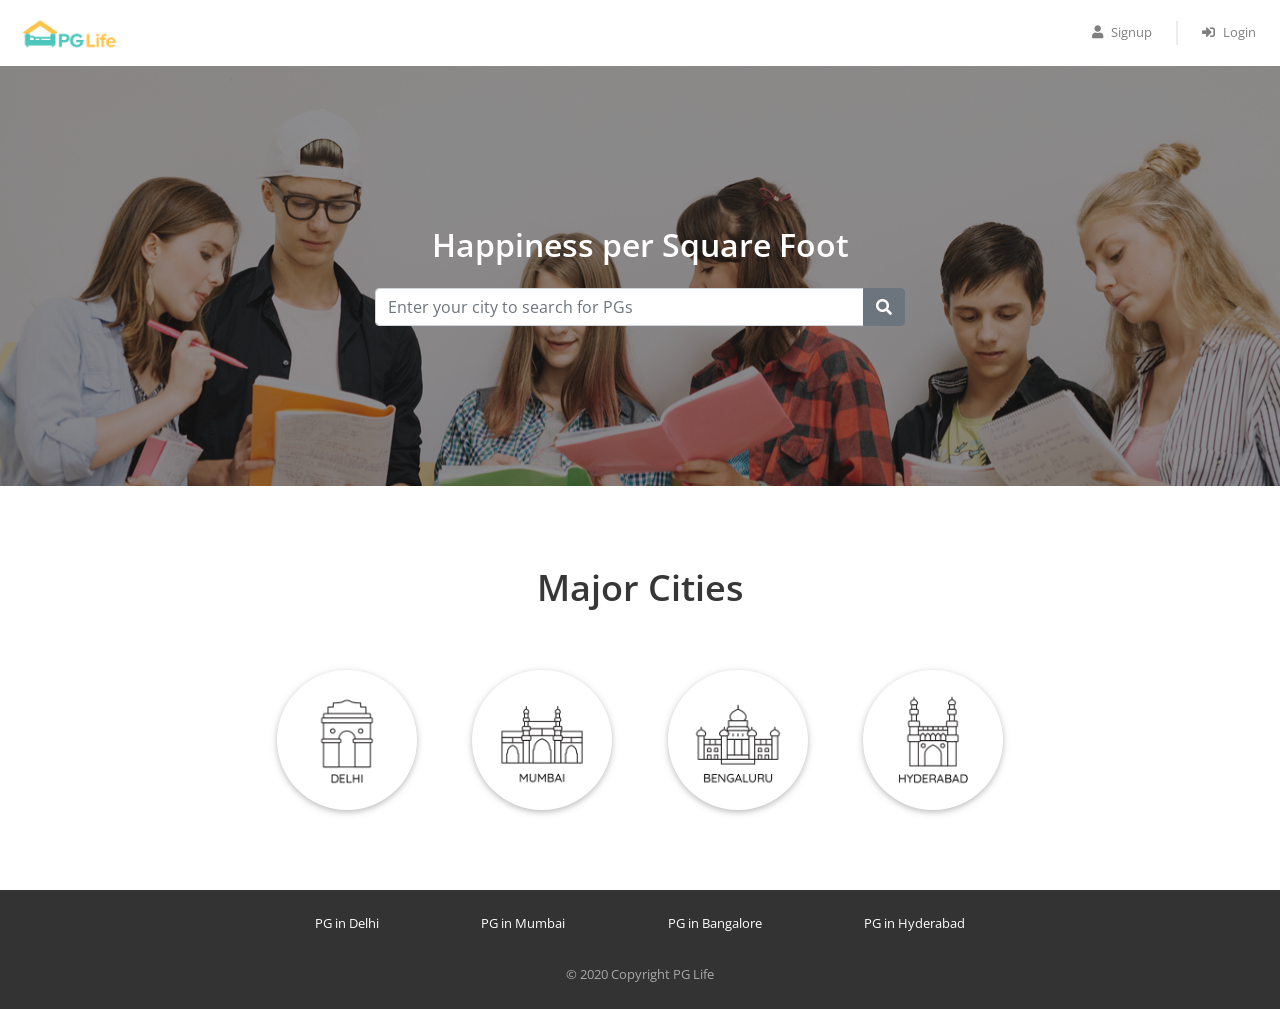
<file: index.html>
<!DOCTYPE html>
<html lang="en">

<head>
    <meta name="viewport" content="width=device-width, initial-scale=1">
    <title>Welcome | PG Life</title>

    <link href="css/bootstrap.min.css" rel="stylesheet" />
    <link href="https://use.fontawesome.com/releases/v5.11.2/css/all.css" rel="stylesheet" />
    <link href="https://fonts.googleapis.com/css2?family=Open+Sans:ital,wght@0,300;0,400;0,600;0,700;0,800;1,300;1,400;1,600;1,700;1,800&display=swap" rel="stylesheet" />
    <link href="css/common.css" rel="stylesheet" />
    <link href="css/home.css" rel="stylesheet" />
</head>

<body>
    <div class="header sticky-top">
        <nav class="navbar navbar-expand-md navbar-light">
            <a class="navbar-brand" href="index.html">
                <img src="img/logo.png" />
            </a>
            <button class="navbar-toggler" type="button" data-toggle="collapse" data-target="#my-navbar">
                <span class="navbar-toggler-icon"></span>
            </button>

            <div class="collapse navbar-collapse justify-content-end" id="my-navbar">
                <ul class="navbar-nav">
                    <li class="nav-item">
                        <a class="nav-link" href="#" data-toggle="modal" data-target="#signup-modal">
                            <i class="fas fa-user"></i>Signup
                        </a>
                    </li>
                    <div class="nav-vl"></div>
                    <li class="nav-item">
                        <a class="nav-link" href="#" data-toggle="modal" data-target="#login-modal">
                            <i class="fas fa-sign-in-alt"></i>Login
                        </a>
                    </li>
                </ul>
            </div>
        </nav>
    </div>

    <div id="loading">
    </div>

    <div class="banner-container">
        <h2 class="white pb-3">Happiness per Square Foot</h2>

        <form id="search-form">
            <div class="input-group city-search">
                <input type="text" class="form-control input-city" id='city' name='city' placeholder="Enter your city to search for PGs" />
                <div class="input-group-append">
                    <button type="submit" class="btn btn-secondary">
                        <i class="fa fa-search"></i>
                    </button>
                </div>
            </div>
        </form>
    </div>

    <div class="page-container">
        <h1 class="city-heading">
            Major Cities
        </h1>
        <div class="row">
            <div class="city-card-container col-md">
                <a href="property_list.html">
                    <div class="city-card rounded-circle">
                        <img src="img/delhi.png" class="city-img" />
                    </div>
                </a>
            </div>

            <div class="city-card-container col-md">
                <a href="property_list.html">
                    <div class="city-card rounded-circle">
                        <img src="img/mumbai.png" class="city-img" />
                    </div>
                </a>
            </div>

            <div class="city-card-container col-md">
                <a href="property_list.html">
                    <div class="city-card rounded-circle">
                        <img src="img/bangalore.png" class="city-img" />
                    </div>
                </a>
            </div>

            <div class="city-card-container col-md">
                <a href="property_list.html">
                    <div class="city-card rounded-circle">
                        <img src="img/hyderabad.png" class="city-img" />
                    </div>
                </a>
            </div>
        </div>
    </div>

    <div class="modal fade" id="signup-modal" tabindex="-1" role="dialog" aria-labelledby="signup-heading" aria-hidden="true">
        <div class="modal-dialog" role="document">
            <div class="modal-content">
                <div class="modal-header">
                    <h5 class="modal-title" id="signup-heading">Signup with PGLife</h5>
                    <button type="button" class="close" data-dismiss="modal" aria-label="Close">
                        <span aria-hidden="true">&times;</span>
                    </button>
                </div>

                <div class="modal-body">
                    <form id="signup-form" class="form" role="form">
                        <div class="input-group form-group">
                            <div class="input-group-prepend">
                                <span class="input-group-text">
                                    <i class="fas fa-user"></i>
                                </span>
                            </div>
                            <input type="text" class="form-control" name="full_name" placeholder="Full Name" maxlength="30" required>
                        </div>

                        <div class="input-group form-group">
                            <div class="input-group-prepend">
                                <span class="input-group-text">
                                    <i class="fas fa-phone-alt"></i>
                                </span>
                            </div>
                            <input type="text" class="form-control" name="phone" placeholder="Phone Number" maxlength="10" minlength="10" required>
                        </div>

                        <div class="input-group form-group">
                            <div class="input-group-prepend">
                                <span class="input-group-text">
                                    <i class="fas fa-envelope"></i>
                                </span>
                            </div>
                            <input type="email" class="form-control" name="email" placeholder="Email" required>
                        </div>

                        <div class="input-group form-group">
                            <div class="input-group-prepend">
                                <span class="input-group-text">
                                    <i class="fas fa-lock"></i>
                                </span>
                            </div>
                            <input type="password" class="form-control" name="password" placeholder="Password" minlength="6" required>
                        </div>

                        <div class="input-group form-group">
                            <div class="input-group-prepend">
                                <span class="input-group-text">
                                    <i class="fas fa-university"></i>
                                </span>
                            </div>
                            <input type="text" class="form-control" name="college_name" placeholder="College Name" maxlength="150" required>
                        </div>

                        <div class="form-group">
                            <span>I'm a</span>
                            <input type="radio" class="ml-3" id="gender-male" name="gender" value="male" /> Male
                            <label for="gender-male">
                            </label>
                            <input type="radio" class="ml-3" id="gender-female" name="gender" value="female" />
                            <label for="gender-female">
                                Female
                            </label>
                        </div>

                        <div class="form-group">
                            <button type="submit" class="btn btn-block btn-primary">Create Account</button>
                        </div>
                    </form>
                </div>

                <div class="modal-footer">
                    <span>Already have an account?
                        <a href="#" data-dismiss="modal" data-toggle="modal" data-target="#login-modal">Login</a>
                    </span>
                </div>
            </div>
        </div>
    </div>

    <div class="modal fade" id="login-modal" tabindex="-1" role="dialog" aria-labelledby="login-heading" aria-hidden="true">
        <div class="modal-dialog modal-dialog-centered" role="document">
            <div class="modal-content">
                <div class="modal-header">
                    <h5 class="modal-title" id="login-heading">Login with PGLife</h5>
                    <button type="button" class="close" data-dismiss="modal" aria-label="Close">
                        <span aria-hidden="true">&times;</span>
                    </button>
                </div>

                <div class="modal-body">
                    <form id="login-form" class="form" role="form">
                        <div class="input-group form-group">
                            <div class="input-group-prepend">
                                <span class="input-group-text">
                                    <i class="fas fa-user"></i>
                                </span>
                            </div>
                            <input type="email" class="form-control" name="email" placeholder="Email" required>
                        </div>

                        <div class="input-group form-group">
                            <div class="input-group-prepend">
                                <span class="input-group-text">
                                    <i class="fas fa-lock"></i>
                                </span>
                            </div>
                            <input type="password" class="form-control" name="password" placeholder="Password" minlength="6" required>
                        </div>

                        <div class="form-group">
                            <button type="submit" class="btn btn-block btn-primary">Login</button>
                        </div>
                    </form>
                </div>

                <div class="modal-footer">
                    <span>
                        <a href="#" data-dismiss="modal" data-toggle="modal" data-target="#signup-modal">Click here</a>
                        to register a new account
                    </span>
                </div>
            </div>
        </div>
    </div>

    <div class="footer">
        <div class="page-container footer-container">
            <div class="footer-cities">
                <div class="footer-city">
                    <a href="property_list.html">PG in Delhi</a>
                </div>
                <div class="footer-city">
                    <a href="property_list.html">PG in Mumbai</a>
                </div>
                <div class="footer-city">
                    <a href="property_list.html">PG in Bangalore</a>
                </div>
                <div class="footer-city">
                    <a href="property_list.html">PG in Hyderabad</a>
                </div>
            </div>
            <div class="footer-copyright">© 2020 Copyright PG Life </div>
        </div>
    </div>

    <script type="text/javascript" src="js/jquery.js"></script>
    <script type="text/javascript" src="js/bootstrap.min.js"></script>
</body>

</html>
</file>
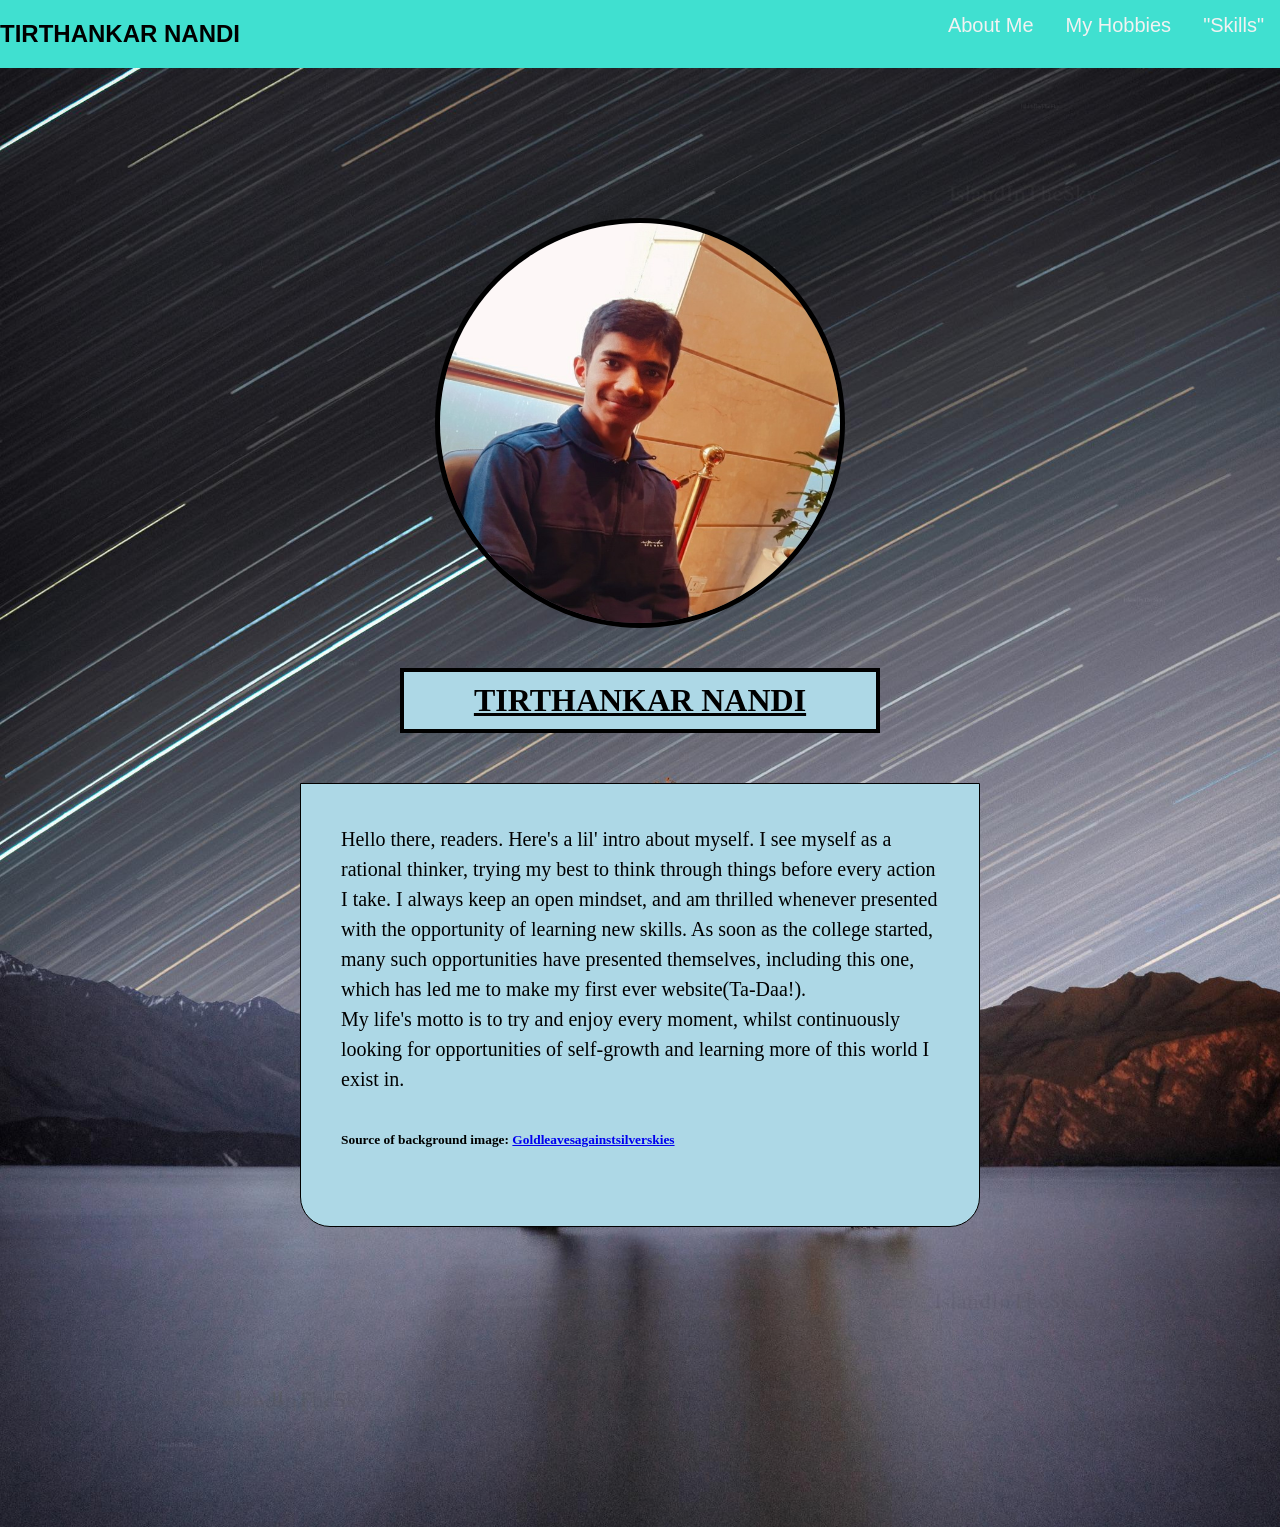
<file: Portfolio(c) - Copy/index.html>
<!doctype html>
<html>
<head>
</head>
<meta name="viewport" content="width=device-width, initial-scale=1">
 <link rel="stylesheet" href="Styles.css">

<BODY>
<div class="topnav">
  <a href="Skills(c).html">"Skills"</a>
  <a href="My Hobbies(c).html">My Hobbies</a>
  <a class="active" href="index.html">About Me</a>
  <h2>TIRTHANKAR NANDI</h2>
</div>




<img src="Me1.jpg"  alt="Me">



<h1> <p id="n1"><u>TIRTHANKAR NANDI</u></p></h1>

<div id="div1"><span><div class="e">Hello there, readers. Here's a lil' intro about myself. I see myself as a rational thinker, trying my best to think through things before every action I take.  
I always keep an open mindset, and am thrilled whenever presented with the opportunity of learning new skills. As soon as the college started, many such
 opportunities have presented themselves, including this one, which has led me 
to make my first ever website(Ta-Daa!). <br>My life's motto is to try and enjoy every moment, whilst continuously looking for opportunities of self-growth and learning more of this world I exist in.<br>
<h6><p>Source of background image: <a href="https://www.reddit.com/r/EarthPorn/comments/l0s9bx/skies_of_silver_leaves_of_gold_wanaka_tree_lake/" target="_self">Goldleavesagainstsilverskies</a> </p></h6>


</div>
</span></div>





















</BODY>
</html>
</file>
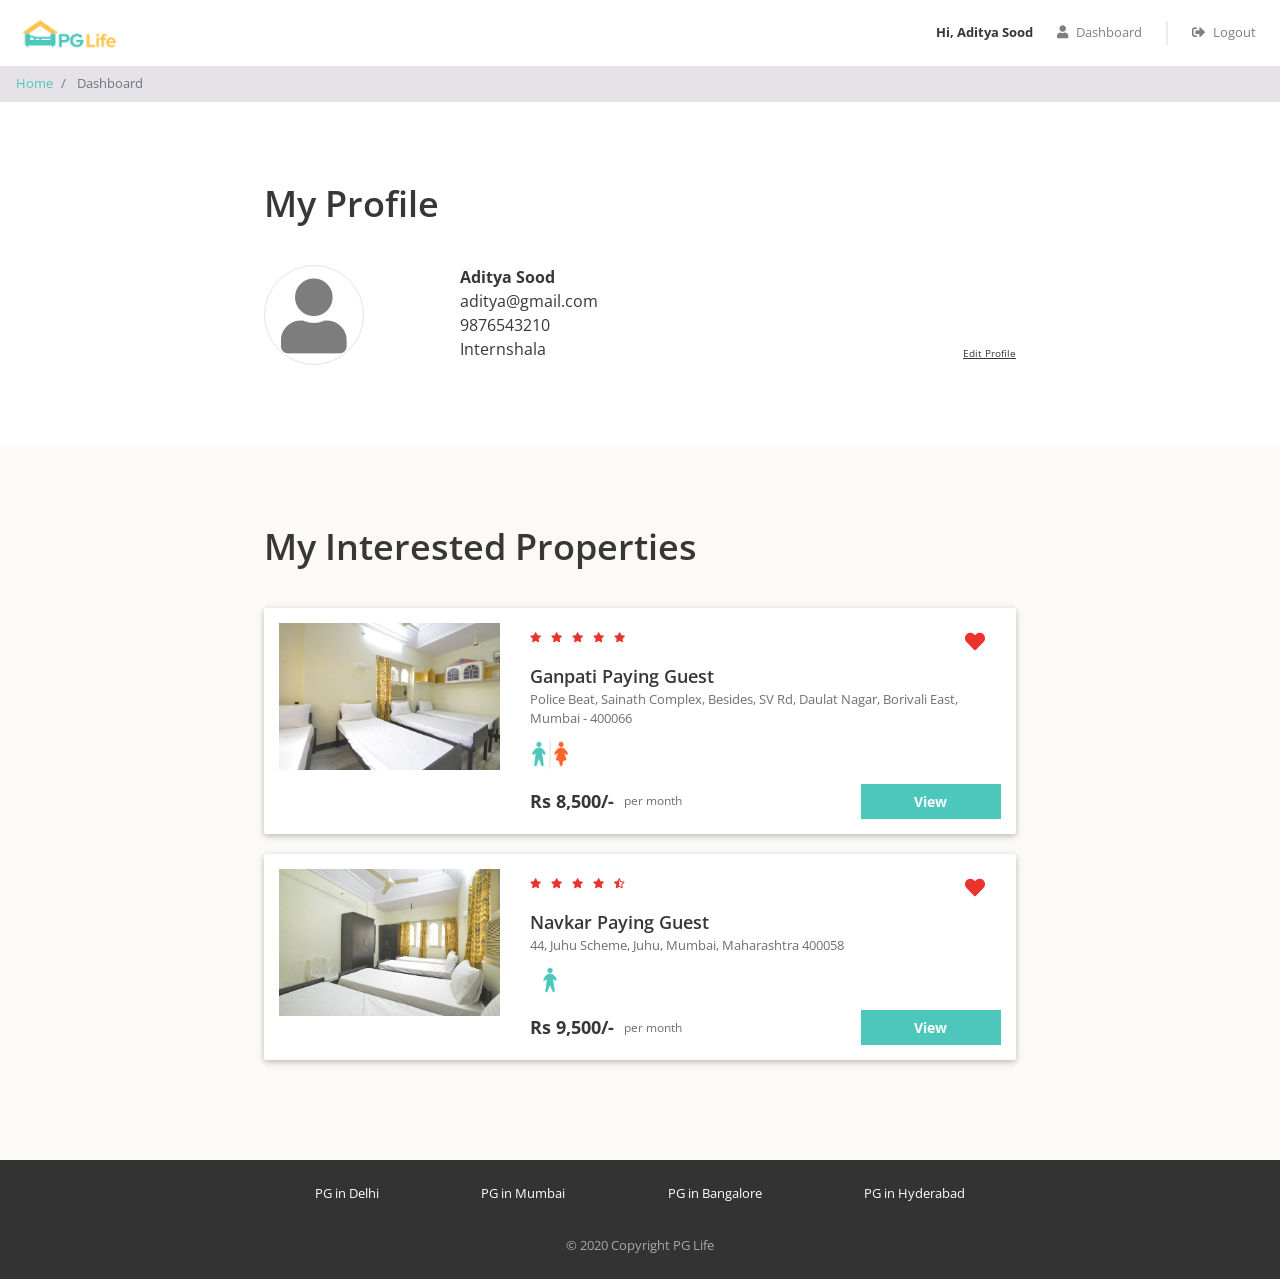
<file: dashboard.html>
<!DOCTYPE html>
<html lang="en">

<head>
    <meta name="viewport" content="width=device-width, initial-scale=1">
    <title>Dashboard | PG Life</title>

    <link href="css/bootstrap.min.css" rel="stylesheet" />
    <link href="https://use.fontawesome.com/releases/v5.11.2/css/all.css" rel="stylesheet" />
    <link href="https://fonts.googleapis.com/css2?family=Open+Sans:ital,wght@0,300;0,400;0,600;0,700;0,800;1,300;1,400;1,600;1,700;1,800&display=swap" rel="stylesheet" />
    <link href="css/common.css" rel="stylesheet" />
    <link href="css/dashboard.css" rel="stylesheet" />
</head>

<body>
<div class="header sticky-top">
        <nav class="navbar navbar-expand-md navbar-light">
            <a class="navbar-brand" href="index.html">
                <img src="img/logo.png" />
            </a>
            <button class="navbar-toggler" type="button" data-toggle="collapse" data-target="#my-navbar">
                <span class="navbar-toggler-icon"></span>
            </button>

            <div class="collapse navbar-collapse justify-content-end" id="my-navbar">
                <ul class="navbar-nav">
                    <div class='nav-name'>
                        Hi, Aditya Sood
                    </div>
                    <li class="nav-item">
                        <a class="nav-link" href="dashboard.html">
                            <i class="fas fa-user"></i>Dashboard
                        </a>
                    </li>
                    <div class="nav-vl"></div>
                    <li class="nav-item">
                        <a class="nav-link" href="#">
                            <i class="fas fa-sign-out-alt"></i>Logout
                        </a>
                    </li>
                </ul>
            </div>
        </nav>
    </div>

    <div id="loading">
    </div>

    <nav aria-label="breadcrumb">
        <ol class="breadcrumb py-2">
            <li class="breadcrumb-item">
                <a href="index.html">Home</a>
            </li>
            <li class="breadcrumb-item active" aria-current="page">
                Dashboard
            </li>
        </ol>
    </nav>

    <div class="my-profile page-container">
        <h1>My Profile</h1>
        <div class="row">
            <div class="col-md-3 profile-img-container">
                <i class="fas fa-user profile-img"></i>
            </div>
            <div class="col-md-9">
                <div class="row no-gutters justify-content-between align-items-end">
                    <div class="profile">
                        <div class="name">Aditya Sood</div>
                        <div class="email">aditya@gmail.com</div>
                        <div class="phone">9876543210</div>
                        <div class="college">Internshala</div>
                    </div>
                    <div class="edit">
                        <div class="edit-profile">Edit Profile</div>
                    </div>
                </div>
            </div>
        </div>
    </div>

    <div class="my-interested-properties">
        <div class="page-container">
            <h1>My Interested Properties</h1>

            <div class="property-card property-id-1 row">
                <div class="image-container col-md-4">
                    <img src="img/properties/1/eace7b9114fd6046.jpg" />
                </div>
                <div class="content-container col-md-8">
                    <div class="row no-gutters justify-content-between">
                        <div class="star-container" title="4.8">
                            <i class="fas fa-star"></i>
                            <i class="fas fa-star"></i>
                            <i class="fas fa-star"></i>
                            <i class="fas fa-star"></i>
                            <i class="fas fa-star"></i>
                        </div>
                        <div class="interested-container">
                            <i class="is-interested-image fas fa-heart" property_id="1"></i>
                        </div>
                    </div>
                    <div class="detail-container">
                        <div class="property-name">Ganpati Paying Guest</div>
                        <div class="property-address">Police Beat, Sainath Complex, Besides, SV Rd, Daulat Nagar, Borivali East, Mumbai - 400066</div>
                        <div class="property-gender">
                            <img src="img/unisex.png">
                        </div>
                    </div>
                    <div class="row no-gutters">
                        <div class="rent-container col-6">
                            <div class="rent">Rs 8,500/-</div>
                            <div class="rent-unit">per month</div>
                        </div>
                        <div class="button-container col-6">
                            <a href="property_detail.html" class="btn btn-primary">View</a>
                        </div>
                    </div>
                </div>
            </div>

            <div class="property-card property-id-2 row">
                <div class="image-container col-md-4">
                    <img src="img/properties/1/1d4f0757fdb86d5f.jpg" />
                </div>
                <div class="content-container col-md-8">
                    <div class="row no-gutters justify-content-between">
                        <div class="star-container" title="4.5">
                            <i class="fas fa-star"></i>
                            <i class="fas fa-star"></i>
                            <i class="fas fa-star"></i>
                            <i class="fas fa-star"></i>
                            <i class="fas fa-star-half-alt"></i>
                        </div>
                        <div class="interested-container">
                            <i class="is-interested-image fas fa-heart" property_id="2"></i>
                        </div>
                    </div>
                    <div class="detail-container">
                        <div class="property-name">Navkar Paying Guest</div>
                        <div class="property-address">44, Juhu Scheme, Juhu, Mumbai, Maharashtra 400058</div>
                        <div class="property-gender">
                            <img src="img/male.png">
                        </div>
                    </div>
                    <div class="row no-gutters">
                        <div class="rent-container col-6">
                            <div class="rent">Rs 9,500/-</div>
                            <div class="rent-unit">per month</div>
                        </div>
                        <div class="button-container col-6">
                            <a href="property_detail.html" class="btn btn-primary">View</a>
                        </div>
                    </div>
                </div>
            </div>


        </div>
    </div>

    <div class="footer">
        <div class="page-container footer-container">
            <div class="footer-cities">
                <div class="footer-city">
                    <a href="property_list.html">PG in Delhi</a>
                </div>
                <div class="footer-city">
                    <a href="property_list.html">PG in Mumbai</a>
                </div>
                <div class="footer-city">
                    <a href="property_list.html">PG in Bangalore</a>
                </div>
                <div class="footer-city">
                    <a href="property_list.html">PG in Hyderabad</a>
                </div>
            </div>
            <div class="footer-copyright">© 2020 Copyright PG Life </div>
        </div>
    </div>

    <script type="text/javascript" src="js/jquery.js"></script>
    <script type="text/javascript" src="js/bootstrap.min.js"></script>
</body>

</html>
</file>
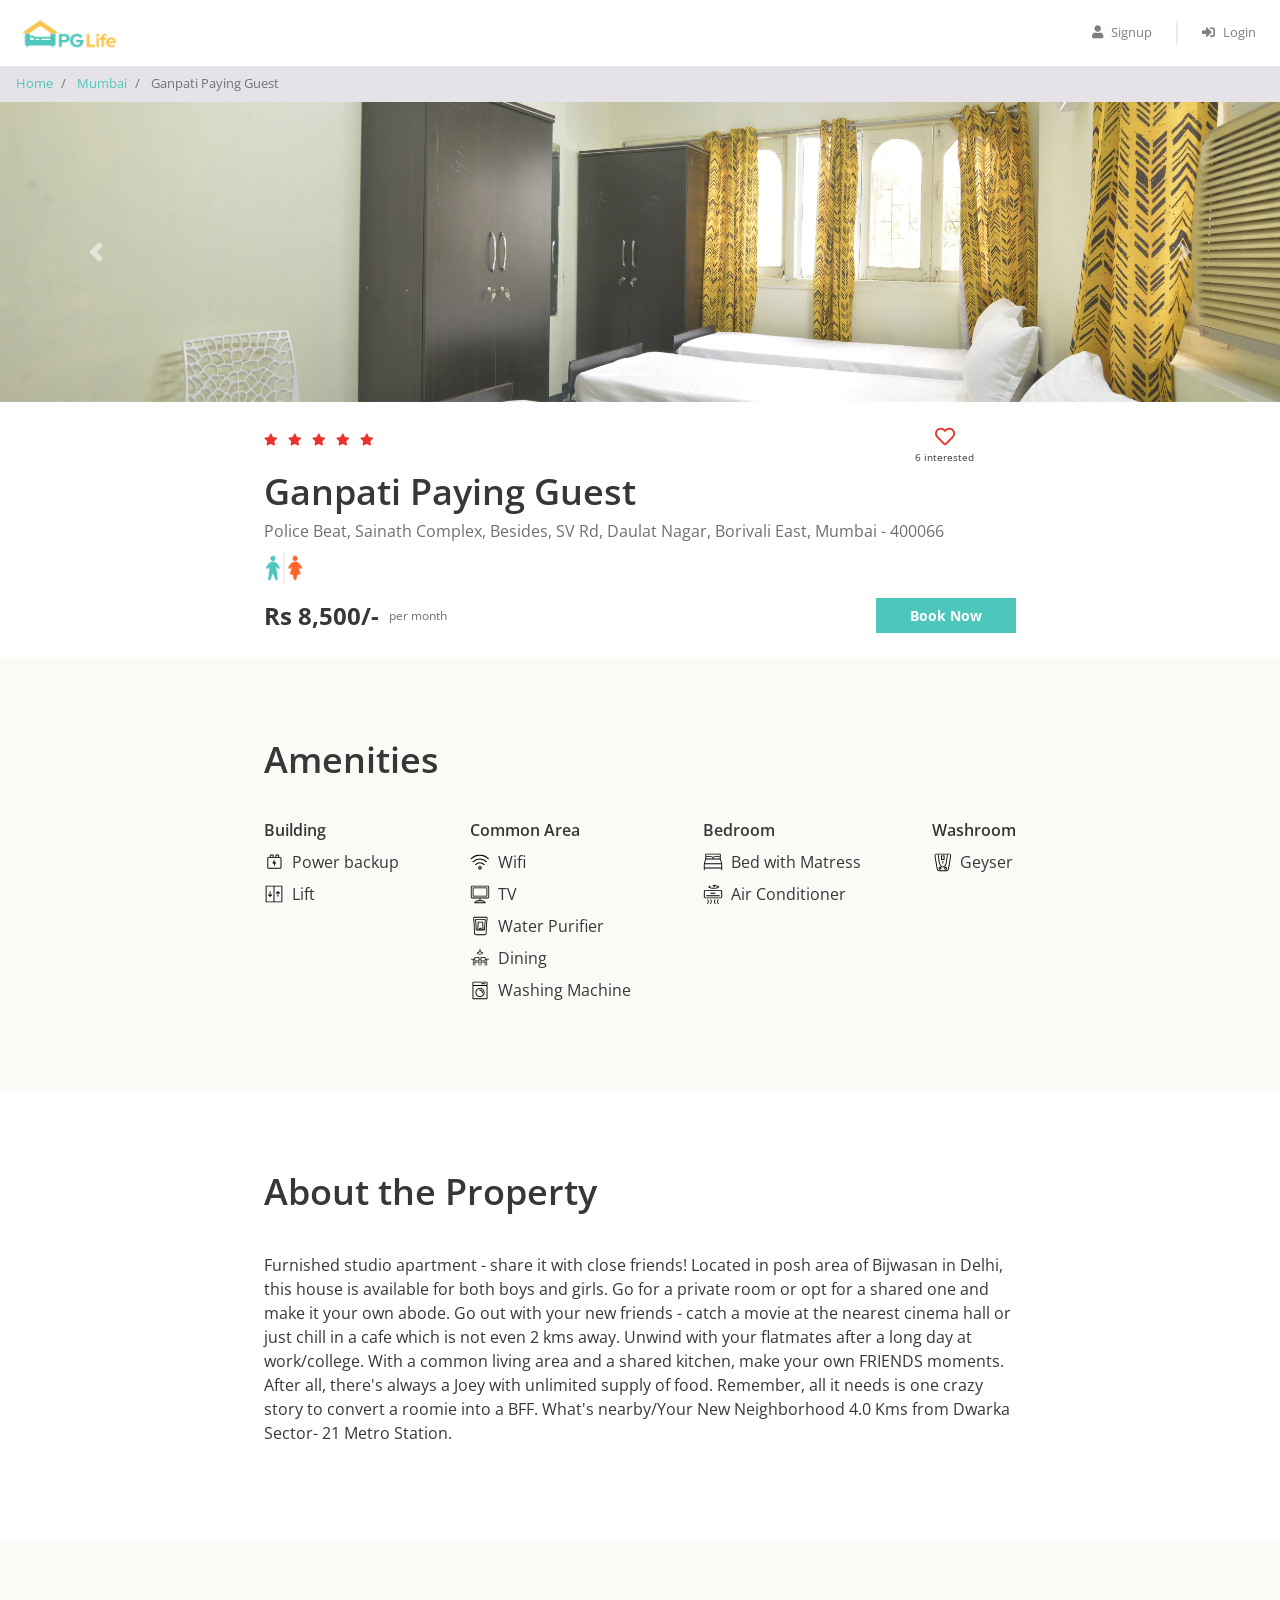
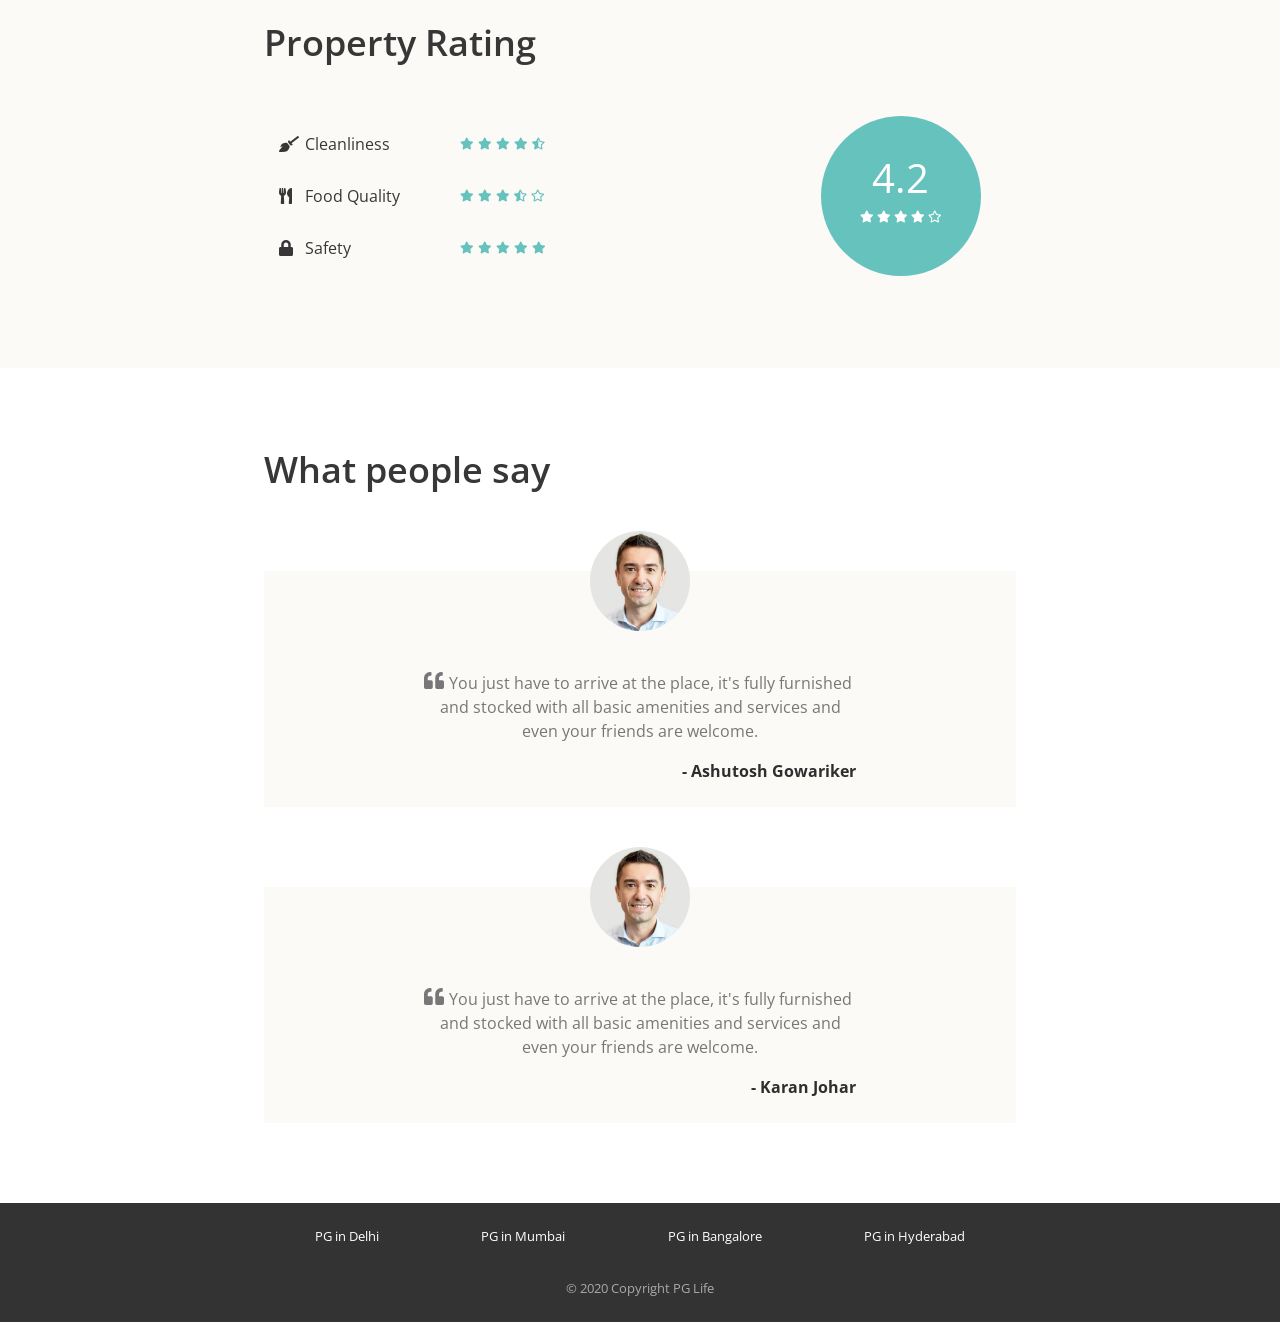
<file: property_detail.html>
<!DOCTYPE html>
<html lang="en">

<head>
    <meta name="viewport" content="width=device-width, initial-scale=1">
    <title>Ganpati Paying Guest | PG Life</title>

    <link href="css/bootstrap.min.css" rel="stylesheet" />
    <link href="https://use.fontawesome.com/releases/v5.11.2/css/all.css" rel="stylesheet" />
    <link href="https://fonts.googleapis.com/css2?family=Open+Sans:ital,wght@0,300;0,400;0,600;0,700;0,800;1,300;1,400;1,600;1,700;1,800&display=swap" rel="stylesheet" />
    <link href="css/common.css" rel="stylesheet" />
    <link href="css/property_detail.css" rel="stylesheet" />
</head>

<body>
    <div class="header sticky-top">
        <nav class="navbar navbar-expand-md navbar-light">
            <a class="navbar-brand" href="index.html">
                <img src="img/logo.png" />
            </a>
            <button class="navbar-toggler" type="button" data-toggle="collapse" data-target="#my-navbar">
                <span class="navbar-toggler-icon"></span>
            </button>

            <div class="collapse navbar-collapse justify-content-end" id="my-navbar">
                <ul class="navbar-nav">
                    <li class="nav-item">
                        <a class="nav-link" href="#" data-toggle="modal" data-target="#signup-modal">
                            <i class="fas fa-user"></i>Signup
                        </a>
                    </li>
                    <div class="nav-vl"></div>
                    <li class="nav-item">
                        <a class="nav-link" href="#" data-toggle="modal" data-target="#login-modal">
                            <i class="fas fa-sign-in-alt"></i>Login
                        </a>
                    </li>
                </ul>
            </div>
        </nav>
    </div>

    <div id="loading">
    </div>

    <nav aria-label="breadcrumb">
        <ol class="breadcrumb py-2">
            <li class="breadcrumb-item">
                <a href="index.html">Home</a>
            </li>
            <li class="breadcrumb-item">
                <a href="property_list.html">Mumbai</a>
            </li>
            <li class="breadcrumb-item active" aria-current="page">
                Ganpati Paying Guest
            </li>
        </ol>
    </nav>

    <div id="property-images" class="carousel slide" data-ride="carousel">
        <ol class="carousel-indicators">
            <li data-target="#property-images" data-slide-to="0" class="active"></li>
            <li data-target="#property-images" data-slide-to="1" class=""></li>
            <li data-target="#property-images" data-slide-to="2" class=""></li>
        </ol>
        <div class="carousel-inner">
            <div class="carousel-item active">
                <img class="d-block w-100" src="img/properties/1/1d4f0757fdb86d5f.jpg" alt="slide">
            </div>
            <div class="carousel-item">
                <img class="d-block w-100" src="img/properties/1/46ebbb537aa9fb0a.jpg" alt="slide">
            </div>
            <div class="carousel-item">
                <img class="d-block w-100" src="img/properties/1/eace7b9114fd6046.jpg" alt="slide">
            </div>
        </div>
        <a class="carousel-control-prev" href="#property-images" role="button" data-slide="prev">
            <span class="carousel-control-prev-icon" aria-hidden="true"></span>
            <span class="sr-only">Previous</span>
        </a>
        <a class="carousel-control-next" href="#property-images" role="button" data-slide="next">
            <span class="carousel-control-next-icon" aria-hidden="true"></span>
            <span class="sr-only">Next</span>
        </a>
    </div>

    <div class="property-summary page-container">
        <div class="row no-gutters justify-content-between">
            <div class="star-container" title="4.8">
                <i class="fas fa-star"></i>
                <i class="fas fa-star"></i>
                <i class="fas fa-star"></i>
                <i class="fas fa-star"></i>
                <i class="fas fa-star"></i>
            </div>
            <div class="interested-container">
                <i class="is-interested-image far fa-heart"></i>
                <div class="interested-text">
                    <span class="interested-user-count">6</span> interested
                </div>
            </div>
        </div>
        <div class="detail-container">
            <div class="property-name">Ganpati Paying Guest</div>
            <div class="property-address">Police Beat, Sainath Complex, Besides, SV Rd, Daulat Nagar, Borivali East, Mumbai - 400066</div>
            <div class="property-gender">
                <img src="img/unisex.png" />
            </div>
        </div>
        <div class="row no-gutters">
            <div class="rent-container col-6">
                <div class="rent">Rs 8,500/-</div>
                <div class="rent-unit">per month</div>
            </div>
            <div class="button-container col-6">
                <a href="#" class="btn btn-primary">Book Now</a>
            </div>
        </div>
    </div>

    <div class="property-amenities">
        <div class="page-container">
            <h1>Amenities</h1>
            <div class="row justify-content-between">
                <div class="col-md-auto">
                    <h5>Building</h5>
                    <div class="amenity-container">
                        <img src="img/amenities/powerbackup.svg">
                        <span>Power backup</span>
                    </div>
                    <div class="amenity-container">
                        <img src="img/amenities/lift.svg">
                        <span>Lift</span>
                    </div>
                </div>

                <div class="col-md-auto">
                    <h5>Common Area</h5>
                    <div class="amenity-container">
                        <img src="img/amenities/wifi.svg">
                        <span>Wifi</span>
                    </div>
                    <div class="amenity-container">
                        <img src="img/amenities/tv.svg">
                        <span>TV</span>
                    </div>
                    <div class="amenity-container">
                        <img src="img/amenities/rowater.svg">
                        <span>Water Purifier</span>
                    </div>
                    <div class="amenity-container">
                        <img src="img/amenities/dining.svg">
                        <span>Dining</span>
                    </div>
                    <div class="amenity-container">
                        <img src="img/amenities/washingmachine.svg">
                        <span>Washing Machine</span>
                    </div>
                </div>

                <div class="col-md-auto">
                    <h5>Bedroom</h5>
                    <div class="amenity-container">
                        <img src="img/amenities/bed.svg">
                        <span>Bed with Matress</span>
                    </div>
                    <div class="amenity-container">
                        <img src="img/amenities/ac.svg">
                        <span>Air Conditioner</span>
                    </div>
                </div>

                <div class="col-md-auto">
                    <h5>Washroom</h5>
                    <div class="amenity-container">
                        <img src="img/amenities/geyser.svg">
                        <span>Geyser</span>
                    </div>
                </div>
            </div>
        </div>
    </div>

    <div class="property-about page-container">
        <h1>About the Property</h1>
        <p>Furnished studio apartment - share it with close friends! Located in posh area of Bijwasan in Delhi, this house is available for both boys and girls. Go for a private room or opt for a shared one and make it your own abode. Go out with your new friends - catch a movie at the nearest cinema hall or just chill in a cafe which is not even 2 kms away. Unwind with your flatmates after a long day at work/college. With a common living area and a shared kitchen, make your own FRIENDS moments. After all, there's always a Joey with unlimited supply of food. Remember, all it needs is one crazy story to convert a roomie into a BFF. What's nearby/Your New Neighborhood 4.0 Kms from Dwarka Sector- 21 Metro Station.</p>
    </div>

    <div class="property-rating">
        <div class="page-container">
            <h1>Property Rating</h1>
            <div class="row align-items-center justify-content-between">
                <div class="col-md-6">
                    <div class="rating-criteria row">
                        <div class="col-6">
                            <i class="rating-criteria-icon fas fa-broom"></i>
                            <span class="rating-criteria-text">Cleanliness</span>
                        </div>
                        <div class="rating-criteria-star-container col-6" title="4.3">
                            <i class="fas fa-star"></i>
                            <i class="fas fa-star"></i>
                            <i class="fas fa-star"></i>
                            <i class="fas fa-star"></i>
                            <i class="fas fa-star-half-alt"></i>
                        </div>
                    </div>

                    <div class="rating-criteria row">
                        <div class="col-6">
                            <i class="rating-criteria-icon fas fa-utensils"></i>
                            <span class="rating-criteria-text">Food Quality</span>
                        </div>
                        <div class="rating-criteria-star-container col-6" title="3.4">
                            <i class="fas fa-star"></i>
                            <i class="fas fa-star"></i>
                            <i class="fas fa-star"></i>
                            <i class="fas fa-star-half-alt"></i>
                            <i class="far fa-star"></i>
                        </div>
                    </div>

                    <div class="rating-criteria row">
                        <div class="col-6">
                            <i class="rating-criteria-icon fa fa-lock"></i>
                            <span class="rating-criteria-text">Safety</span>
                        </div>
                        <div class="rating-criteria-star-container col-6" title="4.8">
                            <i class="fas fa-star"></i>
                            <i class="fas fa-star"></i>
                            <i class="fas fa-star"></i>
                            <i class="fas fa-star"></i>
                            <i class="fas fa-star"></i>
                        </div>
                    </div>
                </div>

                <div class="col-md-4">
                    <div class="rating-circle">
                        <div class="total-rating">4.2</div>
                        <div class="rating-circle-star-container">
                            <i class="fas fa-star"></i>
                            <i class="fas fa-star"></i>
                            <i class="fas fa-star"></i>
                            <i class="fas fa-star"></i>
                            <i class="far fa-star"></i>
                        </div>
                    </div>
                </div>
            </div>
        </div>
    </div>

    <div class="property-testimonials page-container">
        <h1>What people say</h1>
        <div class="testimonial-block">
            <div class="testimonial-image-container">
                <img class="testimonial-img" src="img/man.png">
            </div>
            <div class="testimonial-text">
                <i class="fa fa-quote-left" aria-hidden="true"></i>
                <p>You just have to arrive at the place, it's fully furnished and stocked with all basic amenities and services and even your friends are welcome.</p>
            </div>
            <div class="testimonial-name">- Ashutosh Gowariker</div>
        </div>
        <div class="testimonial-block">
            <div class="testimonial-image-container">
                <img class="testimonial-img" src="img/man.png">
            </div>
            <div class="testimonial-text">
                <i class="fa fa-quote-left" aria-hidden="true"></i>
                <p>You just have to arrive at the place, it's fully furnished and stocked with all basic amenities and services and even your friends are welcome.</p>
            </div>
            <div class="testimonial-name">- Karan Johar</div>
        </div>
    </div>

    <div class="modal fade" id="signup-modal" tabindex="-1" role="dialog" aria-labelledby="signup-heading" aria-hidden="true">
        <div class="modal-dialog" role="document">
            <div class="modal-content">
                <div class="modal-header">
                    <h5 class="modal-title" id="signup-heading">Signup with PGLife</h5>
                    <button type="button" class="close" data-dismiss="modal" aria-label="Close">
                        <span aria-hidden="true">&times;</span>
                    </button>
                </div>

                <div class="modal-body">
                    <form id="signup-form" class="form" role="form">
                        <div class="input-group form-group">
                            <div class="input-group-prepend">
                                <span class="input-group-text">
                                    <i class="fas fa-user"></i>
                                </span>
                            </div>
                            <input type="text" class="form-control" name="full_name" placeholder="Full Name" maxlength="30" required>
                        </div>

                        <div class="input-group form-group">
                            <div class="input-group-prepend">
                                <span class="input-group-text">
                                    <i class="fas fa-phone-alt"></i>
                                </span>
                            </div>
                            <input type="text" class="form-control" name="phone" placeholder="Phone Number" maxlength="10" minlength="10" required>
                        </div>

                        <div class="input-group form-group">
                            <div class="input-group-prepend">
                                <span class="input-group-text">
                                    <i class="fas fa-envelope"></i>
                                </span>
                            </div>
                            <input type="email" class="form-control" name="email" placeholder="Email" required>
                        </div>

                        <div class="input-group form-group">
                            <div class="input-group-prepend">
                                <span class="input-group-text">
                                    <i class="fas fa-lock"></i>
                                </span>
                            </div>
                            <input type="password" class="form-control" name="password" placeholder="Password" minlength="6" required>
                        </div>

                        <div class="input-group form-group">
                            <div class="input-group-prepend">
                                <span class="input-group-text">
                                    <i class="fas fa-university"></i>
                                </span>
                            </div>
                            <input type="text" class="form-control" name="college_name" placeholder="College Name" maxlength="150" required>
                        </div>

                        <div class="form-group">
                            <span>I'm a</span>
                            <input type="radio" class="ml-3" id="gender-male" name="gender" value="male" /> Male
                            <label for="gender-male">
                            </label>
                            <input type="radio" class="ml-3" id="gender-female" name="gender" value="female" />
                            <label for="gender-female">
                                Female
                            </label>
                        </div>

                        <div class="form-group">
                            <button type="submit" class="btn btn-block btn-primary">Create Account</button>
                        </div>
                    </form>
                </div>

                <div class="modal-footer">
                    <span>Already have an account?
                        <a href="#" data-dismiss="modal" data-toggle="modal" data-target="#login-modal">Login</a>
                    </span>
                </div>
            </div>
        </div>
    </div>

    <div class="modal fade" id="login-modal" tabindex="-1" role="dialog" aria-labelledby="login-heading" aria-hidden="true">
        <div class="modal-dialog modal-dialog-centered" role="document">
            <div class="modal-content">
                <div class="modal-header">
                    <h5 class="modal-title" id="login-heading">Login with PGLife</h5>
                    <button type="button" class="close" data-dismiss="modal" aria-label="Close">
                        <span aria-hidden="true">&times;</span>
                    </button>
                </div>

                <div class="modal-body">
                    <form id="login-form" class="form" role="form">
                        <div class="input-group form-group">
                            <div class="input-group-prepend">
                                <span class="input-group-text">
                                    <i class="fas fa-user"></i>
                                </span>
                            </div>
                            <input type="email" class="form-control" name="email" placeholder="Email" required>
                        </div>

                        <div class="input-group form-group">
                            <div class="input-group-prepend">
                                <span class="input-group-text">
                                    <i class="fas fa-lock"></i>
                                </span>
                            </div>
                            <input type="password" class="form-control" name="password" placeholder="Password" minlength="6" required>
                        </div>

                        <div class="form-group">
                            <button type="submit" class="btn btn-block btn-primary">Login</button>
                        </div>
                    </form>
                </div>

                <div class="modal-footer">
                    <span>
                        <a href="#" data-dismiss="modal" data-toggle="modal" data-target="#signup-modal">Click here</a>
                        to register a new account
                    </span>
                </div>
            </div>
        </div>
    </div>

    <div class="footer">
        <div class="page-container footer-container">
            <div class="footer-cities">
                <div class="footer-city">
                    <a href="property_list.html">PG in Delhi</a>
                </div>
                <div class="footer-city">
                    <a href="property_list.html">PG in Mumbai</a>
                </div>
                <div class="footer-city">
                    <a href="property_list.html">PG in Bangalore</a>
                </div>
                <div class="footer-city">
                    <a href="property_list.html">PG in Hyderabad</a>
                </div>
            </div>
            <div class="footer-copyright">© 2020 Copyright PG Life </div>
        </div>
    </div>

    <script type="text/javascript" src="js/jquery.js"></script>
    <script type="text/javascript" src="js/bootstrap.min.js"></script>
</body>

</html>
</file>
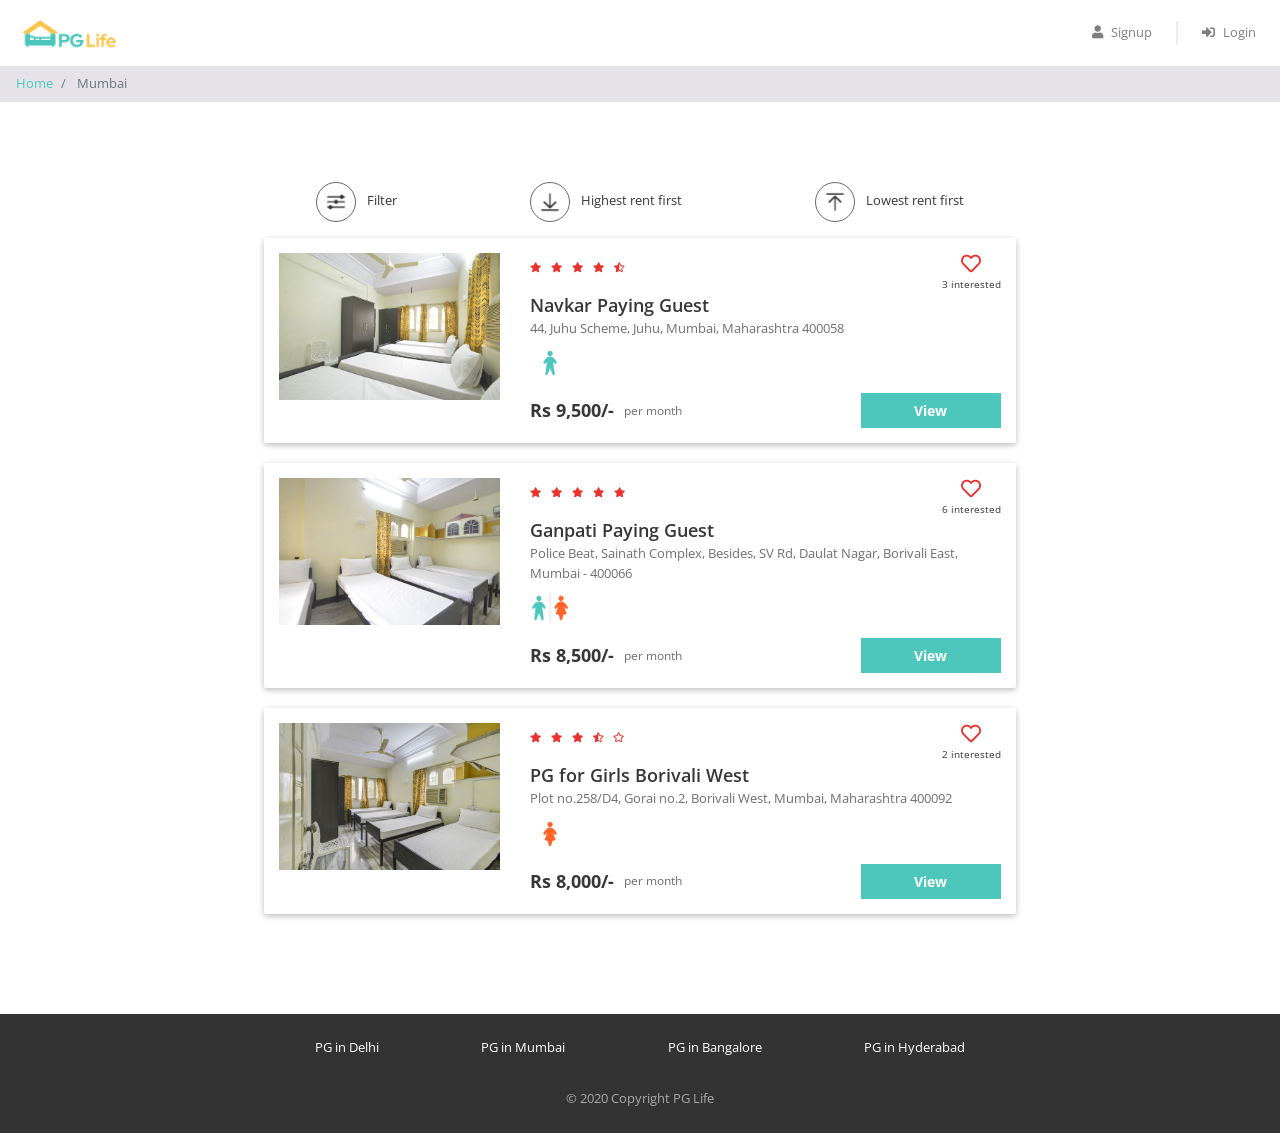
<file: property_list.html>
<!DOCTYPE html>
<html lang="en">

<head>
    <meta name="viewport" content="width=device-width, initial-scale=1">
    <title>Best PG's in Mumbai | PG Life</title>

    <link href="css/bootstrap.min.css" rel="stylesheet" />
    <link href="https://use.fontawesome.com/releases/v5.11.2/css/all.css" rel="stylesheet" />
    <link href="https://fonts.googleapis.com/css2?family=Open+Sans:ital,wght@0,300;0,400;0,600;0,700;0,800;1,300;1,400;1,600;1,700;1,800&display=swap" rel="stylesheet" />
    <link href="css/common.css" rel="stylesheet" />
    <link href="css/property_list.css" rel="stylesheet" />
</head>

<body>
    <div class="header sticky-top">
        <nav class="navbar navbar-expand-md navbar-light">
            <a class="navbar-brand" href="index.html">
                <img src="img/logo.png" />
            </a>
            <button class="navbar-toggler" type="button" data-toggle="collapse" data-target="#my-navbar">
                <span class="navbar-toggler-icon"></span>
            </button>

            <div class="collapse navbar-collapse justify-content-end" id="my-navbar">
                <ul class="navbar-nav">
                    <li class="nav-item">
                        <a class="nav-link" href="#" data-toggle="modal" data-target="#signup-modal">
                            <i class="fas fa-user"></i>Signup
                        </a>
                    </li>
                    <div class="nav-vl"></div>
                    <li class="nav-item">
                        <a class="nav-link" href="#" data-toggle="modal" data-target="#login-modal">
                            <i class="fas fa-sign-in-alt"></i>Login
                        </a>
                    </li>
                </ul>
            </div>
        </nav>
    </div>

    <div id="loading">
    </div>

    <nav aria-label="breadcrumb">
        <ol class="breadcrumb py-2">
            <li class="breadcrumb-item">
                <a href="index.html">Home</a>
            </li>
            <li class="breadcrumb-item active" aria-current="page">
                Mumbai
            </li>
        </ol>
    </nav>

    <div class="page-container">
        <div class="filter-bar row justify-content-around">
            <div class="col-auto" data-toggle="modal" data-target="#filter-modal">
                <img src="img/filter.png" alt="filter" />
                <span>Filter</span>
            </div>
            <div class="col-auto">
                <img src="img/desc.png" alt="sort-desc" />
                <span>Highest rent first</span>
            </div>
            <div class="col-auto">
                <img src="img/asc.png" alt="sort-asc" />
                <span>Lowest rent first</span>
            </div>
        </div>

        
        <div class="property-card row">
            <div class="image-container col-md-4">
                <img src="img/properties/1/1d4f0757fdb86d5f.jpg" />
            </div>
            <div class="content-container col-md-8">
                <div class="row no-gutters justify-content-between">
                    <div class="star-container" title="4.5">
                        <i class="fas fa-star"></i>
                        <i class="fas fa-star"></i>
                        <i class="fas fa-star"></i>
                        <i class="fas fa-star"></i>
                        <i class="fas fa-star-half-alt"></i>
                    </div>
                    <div class="interested-container">
                        <i class="far fa-heart"></i>
                        <div class="interested-text">3 interested</div>
                    </div>
                </div>
                <div class="detail-container">
                    <div class="property-name">Navkar Paying Guest</div>
                    <div class="property-address">44, Juhu Scheme, Juhu, Mumbai, Maharashtra 400058</div>
                    <div class="property-gender">
                        <img src="img/male.png" />
                    </div>
                </div>
                <div class="row no-gutters">
                    <div class="rent-container col-6">
                        <div class="rent">Rs 9,500/-</div>
                        <div class="rent-unit">per month</div>
                    </div>
                    <div class="button-container col-6">
                        <a href="property_detail.html" class="btn btn-primary">View</a>
                    </div>
                </div>
            </div>
        </div>

        <div class="property-card row">
            <div class="image-container col-md-4">
                <img src="img/properties/1/eace7b9114fd6046.jpg" />
            </div>
            <div class="content-container col-md-8">
                <div class="row no-gutters justify-content-between">
                    <div class="star-container" title="4.8">
                        <i class="fas fa-star"></i>
                        <i class="fas fa-star"></i>
                        <i class="fas fa-star"></i>
                        <i class="fas fa-star"></i>
                        <i class="fas fa-star"></i>
                    </div>
                    <div class="interested-container">
                        <i class="far fa-heart"></i>
                        <div class="interested-text">6 interested</div>
                    </div>
                </div>
                <div class="detail-container">
                    <div class="property-name">Ganpati Paying Guest</div>
                    <div class="property-address">Police Beat, Sainath Complex, Besides, SV Rd, Daulat Nagar, Borivali East, Mumbai - 400066</div>
                    <div class="property-gender">
                        <img src="img/unisex.png" />
                    </div>
                </div>
                <div class="row no-gutters">
                    <div class="rent-container col-6">
                        <div class="rent">Rs 8,500/-</div>
                        <div class="rent-unit">per month</div>
                    </div>
                    <div class="button-container col-6">
                        <a href="property_detail.html" class="btn btn-primary">View</a>
                    </div>
                </div>
            </div>
        </div>

        <div class="property-card row">
            <div class="image-container col-md-4">
                <img src="img/properties/1/46ebbb537aa9fb0a.jpg" />
            </div>
            <div class="content-container col-md-8">
                <div class="row no-gutters justify-content-between">
                    <div class="star-container" title="3.5">
                        <i class="fas fa-star"></i>
                        <i class="fas fa-star"></i>
                        <i class="fas fa-star"></i>
                        <i class="fas fa-star-half-alt"></i>
                        <i class="far fa-star"></i>
                    </div>
                    <div class="interested-container">
                        <i class="far fa-heart"></i>
                        <div class="interested-text">2 interested</div>
                    </div>
                </div>
                <div class="detail-container">
                    <div class="property-name">PG for Girls Borivali West</div>
                    <div class="property-address">Plot no.258/D4, Gorai no.2, Borivali West, Mumbai, Maharashtra 400092</div>
                    <div class="property-gender">
                        <img src="img/female.png" />
                    </div>
                </div>
                <div class="row no-gutters">
                    <div class="rent-container col-6">
                        <div class="rent">Rs 8,000/-</div>
                        <div class="rent-unit">per month</div>
                    </div>
                    <div class="button-container col-6">
                        <a href="property_detail.html" class="btn btn-primary">View</a>
                    </div>
                </div>
            </div>
        </div>
    </div>

    <div class="modal fade" id="filter-modal" tabindex="-1" role="dialog" aria-labelledby="filter-heading" aria-hidden="true">
        <div class="modal-dialog modal-dialog-centered" role="document">
            <div class="modal-content">
                <div class="modal-header">
                    <h3 class="modal-title" id="filter-heading">Filters</h3>
                    <button type="button" class="close" data-dismiss="modal" aria-label="Close">
                        <span aria-hidden="true">&times;</span>
                    </button>
                </div>

                <div class="modal-body">
                    <h5>Gender</h5>
                    <hr />
                    <div>
                        <button class="btn btn-outline-dark btn-active">
                            No Filter
                        </button>
                        <button class="btn btn-outline-dark">
                            <i class="fas fa-venus-mars"></i>Unisex
                        </button>
                        <button class="btn btn-outline-dark">
                            <i class="fas fa-mars"></i>Male
                        </button>
                        <button class="btn btn-outline-dark">
                            <i class="fas fa-venus"></i>Female
                        </button>
                    </div>
                </div>

                <div class="modal-footer">
                    <button data-dismiss="modal" class="btn btn-success">Okay</button>
                </div>
            </div>
        </div>
    </div>

    <div class="modal fade" id="signup-modal" tabindex="-1" role="dialog" aria-labelledby="signup-heading" aria-hidden="true">
        <div class="modal-dialog" role="document">
            <div class="modal-content">
                <div class="modal-header">
                    <h5 class="modal-title" id="signup-heading">Signup with PGLife</h5>
                    <button type="button" class="close" data-dismiss="modal" aria-label="Close">
                        <span aria-hidden="true">&times;</span>
                    </button>
                </div>

                <div class="modal-body">
                    <form id="signup-form" class="form" role="form">
                        <div class="input-group form-group">
                            <div class="input-group-prepend">
                                <span class="input-group-text">
                                    <i class="fas fa-user"></i>
                                </span>
                            </div>
                            <input type="text" class="form-control" name="full_name" placeholder="Full Name" maxlength="30" required>
                        </div>

                        <div class="input-group form-group">
                            <div class="input-group-prepend">
                                <span class="input-group-text">
                                    <i class="fas fa-phone-alt"></i>
                                </span>
                            </div>
                            <input type="text" class="form-control" name="phone" placeholder="Phone Number" maxlength="10" minlength="10" required>
                        </div>

                        <div class="input-group form-group">
                            <div class="input-group-prepend">
                                <span class="input-group-text">
                                    <i class="fas fa-envelope"></i>
                                </span>
                            </div>
                            <input type="email" class="form-control" name="email" placeholder="Email" required>
                        </div>

                        <div class="input-group form-group">
                            <div class="input-group-prepend">
                                <span class="input-group-text">
                                    <i class="fas fa-lock"></i>
                                </span>
                            </div>
                            <input type="password" class="form-control" name="password" placeholder="Password" minlength="6" required>
                        </div>

                        <div class="input-group form-group">
                            <div class="input-group-prepend">
                                <span class="input-group-text">
                                    <i class="fas fa-university"></i>
                                </span>
                            </div>
                            <input type="text" class="form-control" name="college_name" placeholder="College Name" maxlength="150" required>
                        </div>

                        <div class="form-group">
                            <span>I'm a</span>
                            <input type="radio" class="ml-3" id="gender-male" name="gender" value="male" /> Male
                            <label for="gender-male">
                            </label>
                            <input type="radio" class="ml-3" id="gender-female" name="gender" value="female" />
                            <label for="gender-female">
                                Female
                            </label>
                        </div>

                        <div class="form-group">
                            <button type="submit" class="btn btn-block btn-primary">Create Account</button>
                        </div>
                    </form>
                </div>

                <div class="modal-footer">
                    <span>Already have an account?
                        <a href="#" data-dismiss="modal" data-toggle="modal" data-target="#login-modal">Login</a>
                    </span>
                </div>
            </div>
        </div>
    </div>

    <div class="modal fade" id="login-modal" tabindex="-1" role="dialog" aria-labelledby="login-heading" aria-hidden="true">
        <div class="modal-dialog modal-dialog-centered" role="document">
            <div class="modal-content">
                <div class="modal-header">
                    <h5 class="modal-title" id="login-heading">Login with PGLife</h5>
                    <button type="button" class="close" data-dismiss="modal" aria-label="Close">
                        <span aria-hidden="true">&times;</span>
                    </button>
                </div>

                <div class="modal-body">
                    <form id="login-form" class="form" role="form">
                        <div class="input-group form-group">
                            <div class="input-group-prepend">
                                <span class="input-group-text">
                                    <i class="fas fa-user"></i>
                                </span>
                            </div>
                            <input type="email" class="form-control" name="email" placeholder="Email" required>
                        </div>

                        <div class="input-group form-group">
                            <div class="input-group-prepend">
                                <span class="input-group-text">
                                    <i class="fas fa-lock"></i>
                                </span>
                            </div>
                            <input type="password" class="form-control" name="password" placeholder="Password" minlength="6" required>
                        </div>

                        <div class="form-group">
                            <button type="submit" class="btn btn-block btn-primary">Login</button>
                        </div>
                    </form>
                </div>

                <div class="modal-footer">
                    <span>
                        <a href="#" data-dismiss="modal" data-toggle="modal" data-target="#signup-modal">Click here</a>
                        to register a new account
                    </span>
                </div>
            </div>
        </div>
    </div>

    <div class="footer">
        <div class="page-container footer-container">
            <div class="footer-cities">
                <div class="footer-city">
                    <a href="property_list.html">PG in Delhi</a>
                </div>
                <div class="footer-city">
                    <a href="property_list.html">PG in Mumbai</a>
                </div>
                <div class="footer-city">
                    <a href="property_list.html">PG in Bangalore</a>
                </div>
                <div class="footer-city">
                    <a href="property_list.html">PG in Hyderabad</a>
                </div>
            </div>
            <div class="footer-copyright">© 2020 Copyright PG Life </div>
        </div>
    </div>

    <script type="text/javascript" src="js/jquery.js"></script>
    <script type="text/javascript" src="js/bootstrap.min.js"></script>
</body>

</html>
</file>
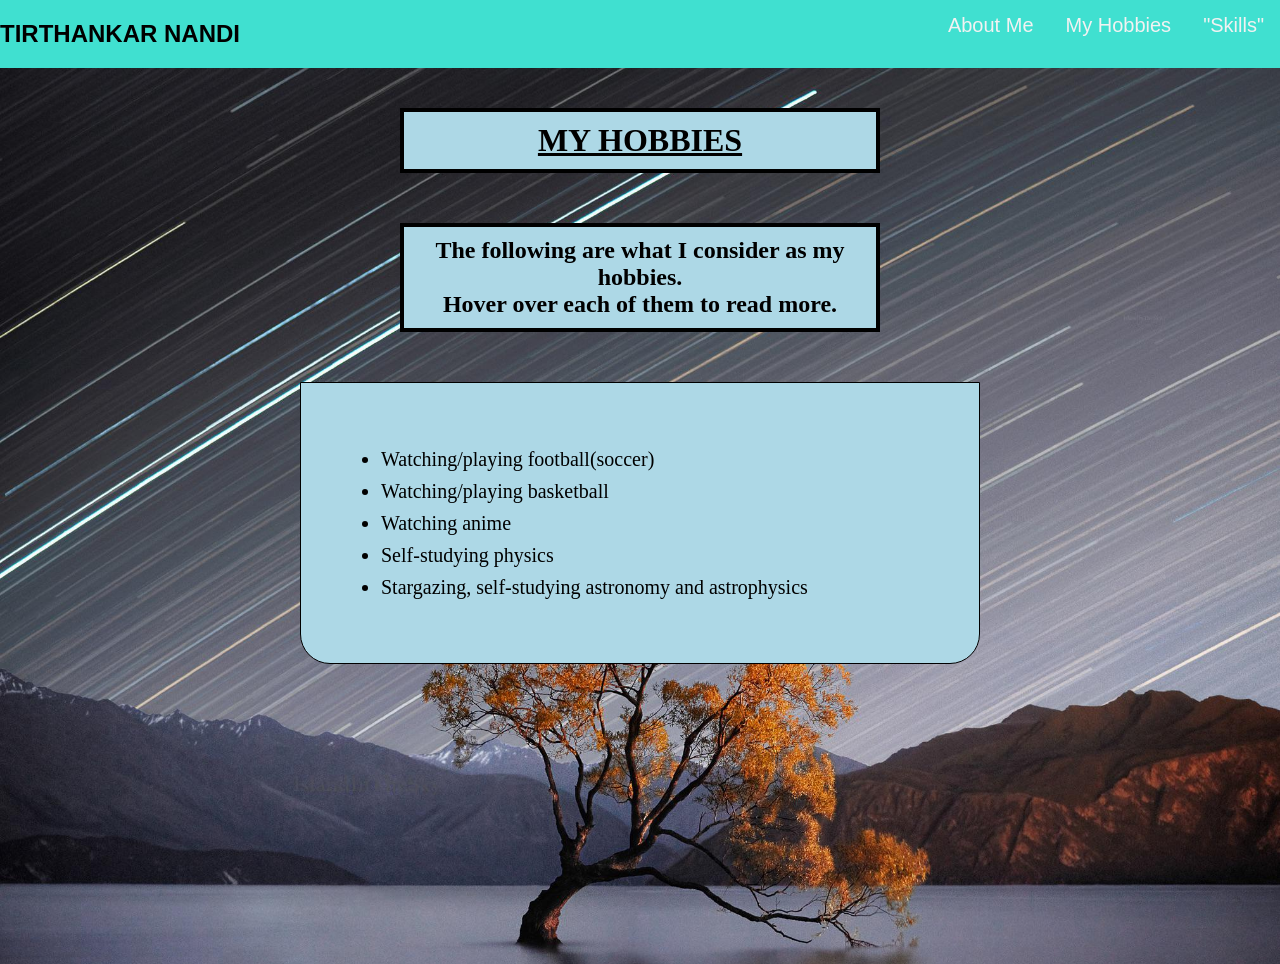
<file: Portfolio(c) - Copy/My Hobbies(c).html>
<!doctype html>
<html>
<head>
</head>
<meta name="viewport" content="width=device-width, initial-scale=1">
<link rel="stylesheet" href="Styles.css">
<BODY>
<div class="topnav">
  <a href="Skills(c).html">"Skills"</a>
  <a href="My Hobbies(c).html">My Hobbies</a>
  <a class="active" href="index.html">About Me</a>
  <h2>TIRTHANKAR NANDI</h2>
</div>
<h1> <div id="n1"><u> MY HOBBIES<br></u> </div></h1>
<h2> <div id="n1">The following are what I consider as my hobbies.<br> Hover over each of them to read more.</div></h2>

<div class="d"><div id="div1"> <ul>
<li><div class="dropdown">
  <span>Watching/playing football(soccer)</span>
  <div class="dropdown-content"><p>The Jogo Bonito, has stayed with me(and will continue to do so) through thick and thin.</p>
  </div>
</div></li>


<li><div class="dropdown">
  <span>Watching/playing basketball</span>
  <div class="dropdown-content"><p> A fairly recent one. Watching beasts of athletes play this sport gives me the thrills.</p>
  </div>
</div></li>


<li><div class="dropdown">
  <span>Watching anime</span>
  <div class="dropdown-content"><p>By far the best form of art I've witnessed.</p>
  </div>
</div></li>

<li><div class="dropdown">
  <span>Self-studying physics</span>
  <div class="dropdown-content"><p>Mesmerising how we can draw connections in nature using observation, math, and intuition(and then you come to the quantum realm).</p>
  </div>
</div></li>


<li><div class="dropdown">
  <span>Stargazing, self-studying astronomy and astrophysics</span>
  <div class="dropdown-content"><p>Gazing at cloudless night skies piqued my curiosity, led me to the world of astrophysics: physics, but on a far grander scale.</p>
  </div>
</div></li>




</ul>





</div></div>




</BODY>
</html>
</file>
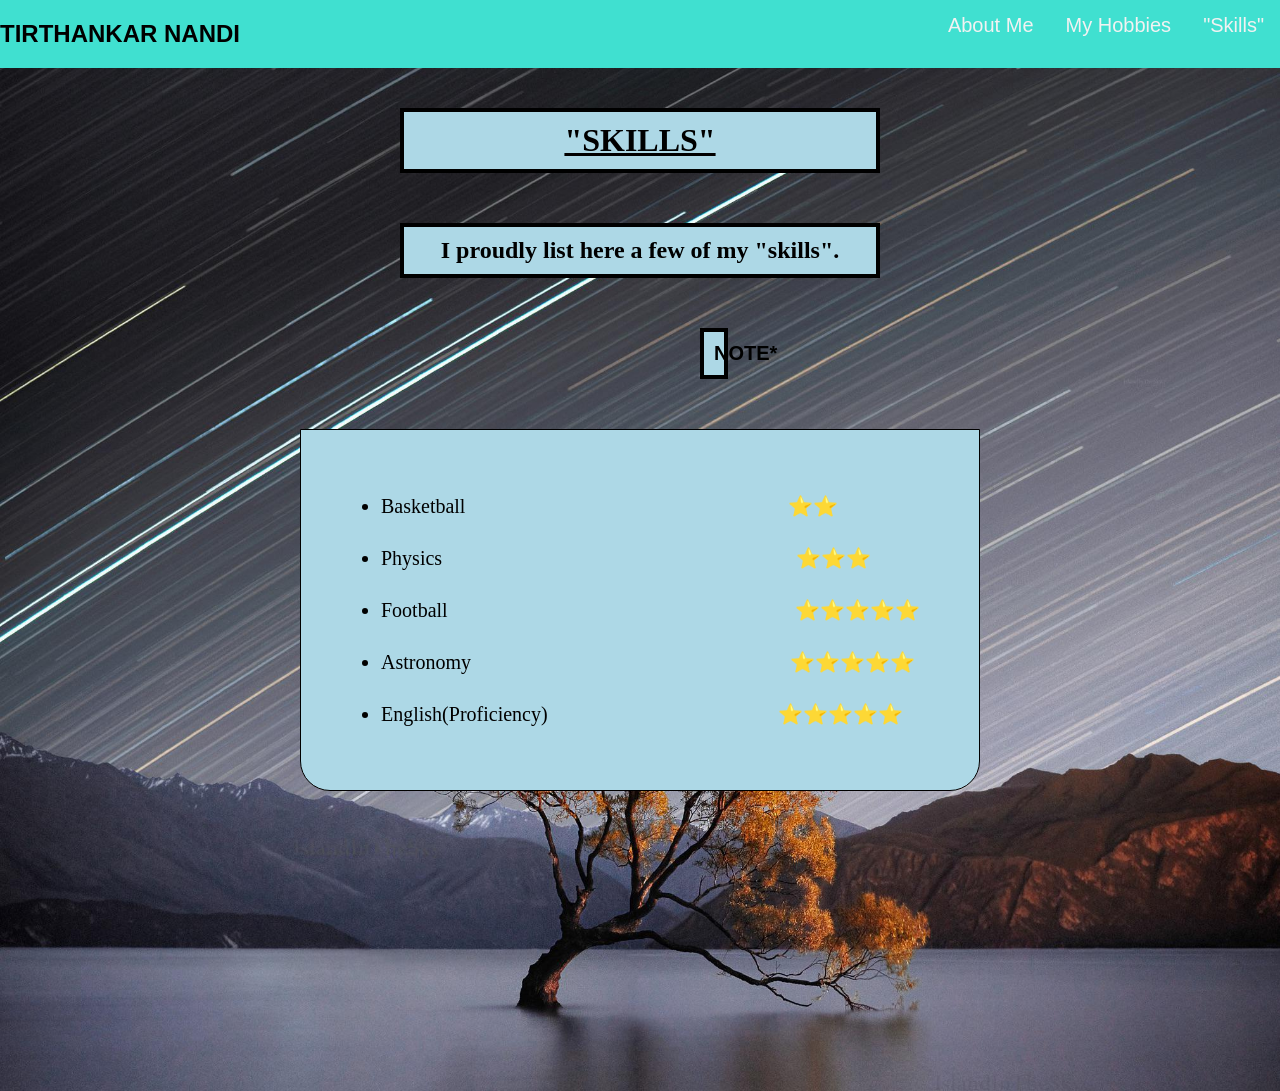
<file: Portfolio(c) - Copy/Skills(c).html>
<!doctype html>
<html>
<head>
</head>
<meta name="viewport" content="width=device-width, initial-scale=1">
<link rel="stylesheet" href="Styles.css">
<BODY>
<div class="topnav">
  <a href="Skills(c).html">"Skills"</a>
  <a href="My Hobbies(c).html">My Hobbies</a>
  <a class="active" href="index.html">About Me</a>
  <h2>TIRTHANKAR NANDI</h2>
</div>
<h1> <div id="n1"><u> "SKILLS"</u> </div></h1>

<h2> <div id="n1"> I proudly list here a few of my "skills".</div></h2>

<h2> <div id="n2">
<div class="dropdown">
  <span>NOTE*<br></span>
  <div class="dropdown-content"><p>Do keep in mind that there always exists a possibilty of overestimation/underestimation during the self-evaluation of skills&#128517.</p>
  </div>
</div></div></h2>


<div class="d"><div id="div1"> <ul>




<li><span><p class="v">Basketball &#11088&#11088</p></span></li>


<li><span><p class="w">Physics &#11088&#11088&#11088</span></p></li>

<li><p class="u">Football 	&#11088&#11088&#11088&#11088&#11088 </p></li>


<li><span><p class="x">Astronomy &#11088&#11088&#11088&#11088&#11088 </span>  </p></li>


<li> <p class="y">English(Proficiency) &#11088&#11088&#11088&#11088&#11088 </p></li>




</ul>




</div></div>










</BODY>
</html>
</file>
<file: css/common.css>
* {
    box-sizing: border-box;
    font-family: 'Open Sans', sans-serif;
}

body {
    color: #373737;
    font-size: 16px;
    position: relative;
}

h1,
h2,
h3,
h4,
h5,
h6 {
    font-weight: 600;
}

h1 {
    font-size: 36px;
    margin-bottom: 40px;
}

@media (max-width: 768px) {
    h1 {
        font-size: 28px;
    }
}

h3 {
    font-size: 24px;
    margin-bottom: 12px;
}

h5 {
    font-size: 16px;
    margin-bottom: 10px;
}

.btn-primary,
.btn-warning,
.btn-danger {
    color: white;
    font-weight: bold;
}

.input-group .input-group-text i {
    width: 14px;
}

input[type="radio"] {
    position: relative;
    top: 1px;
}

.breadcrumb {
    background-color: #e5e3e8;
    font-size: 13px;
    border-radius: 0px;
    margin-bottom: 0px;
}

.container {
    max-width: 920px;
    padding: 0px 20px;
}

.page-container {
    max-width: 800px;
    padding: 80px 24px;
    margin: auto;
}

@media (max-width: 768px) {
    .page-container {
        padding: 64px 24px;
    }
}

.white {
    color: #ffffff;
}

#loading {
    display: none;
    background-color: #666666;
    background-image: url("../img/progress_spinner.gif");
    background-repeat: no-repeat;
    background-position: center;
    opacity: 0.4;
    position: fixed;
    top: 0px;
    right: 0px;
    width: 100%;
    height: 100%;
    z-index: 10000000;
}

/* Login Modal */
#login-modal .modal-dialog {
    width: 350px;
    margin: auto;
}

.modal-footer {
    background-color: #f4f4f4;
    justify-content: center;
}

/* Header */
.header {
    background-color: white;
    font-size: 13px;
}

.header .navbar .navbar-brand img {
    height: 40px;
}

.header .navbar .nav-item i {
    margin-right: 8px;
}

.header .nav-vl {
    border-left: 2px solid #d6d6d678;
    height: 24px;
    margin: auto 16px;
    display: block;
}

@media(max-width:768px) {
    .header .nav-vl {
        display: none;
    }
}

.header .nav-name {
    font-weight: bold;
    margin: auto 16px;
}

@media(max-width:768px) {
    .header .nav-name {
        margin: 8px 0px
    }
}

/* Footer */
.footer {
    background-color: #333333;
    font-size: 13px;
}

.footer-container {
    padding: 24px;
}

.footer-cities {
    display: flex;
    flex-wrap: wrap;
    justify-content: space-around;
}

.footer-city {
    margin-bottom: 8px;
    text-align: center;
}

@media(max-width:768px) {
    .footer-city {
        width: 100%;
    }
}

.footer-city a {
    color: #ffffff;
}

.footer-copyright {
    color: #a9a9a9;
    text-align: center;
    padding-top: 24px;
}
</file>
<file: css/home.css>
.banner-container {
    background-image: url("../img/bg.png");
    background-attachment: fixed;
    box-shadow: inset 0 0 0 2000px #1c1c1c7a;
    text-align: center;
    padding: 160px 15px;
}

@media (max-width: 768px) {
    .banner-container {
        padding: 100px 15px;
    }
}

.city-search {
    max-width: 530px;
    margin: auto;
    position: relative;
}

.city-heading {
    text-align: center;
}

.city-card-container {
    text-align: center;
    margin-top: 20px;
}

.city-card {
    background-color: #ffffff;
    box-shadow: 0 2px 5px 0 rgba(0, 0, 0, 0.16), 0 2px 10px 0 rgba(0, 0, 0, 0.12);
    display: inline-block;
    padding: 20px;
}

.city-card:focus,
.city-card:hover {
    box-shadow: 0 5px 11px 0 rgba(0, 0, 0, 0.18), 0 4px 15px 0 rgba(0, 0, 0, 0.15);
}

.city-img {
    height: 100px;
    width: 100px;
}
</file>
<file: Portfolio(c) - Copy/Styles.css>
body {
  background-image: url("Tree.jpg");
 height: 100%; 

  /*backdrop-filter: blur(2px);*/
  background-position: center;
  background-repeat: no-repeat;
  background-size: cover;
}



#n1 {font-family:Garamond; color:black; text-align:center;
border: 4px solid black;
  margin-top: 40px;
  margin-bottom: 50px;
  margin-right: 400px;
  margin-left: 400px;
  background-color: lightblue;
padding:10px;}

#div1 {font-family: verdana;
  font-size: 20px;
  border: 1px solid black;
border-bottom-left-radius: 30px;
border-bottom-right-radius: 30px;
  margin-top: 50px;
  margin-bottom: 300px;
  margin-right: 300px;
  margin-left: 300px;
  background-color: lightblue;
padding:40px;}

p.u { word-spacing: 9.05cm;}
p.v { word-spacing: 8.4cm;}
p.w { word-spacing: 9.22cm;}
p.x { word-spacing: 8.32cm;}
p.y { word-spacing: 5.97cm;}



body {
  margin: 0;
  font-family: Georgia, Helvetica, sans-serif;
}

.topnav {
  overflow: hidden;
  background-color: turquoise;
}

.topnav a {
  float: right;
  color: #f2f2f2;
  text-align: center;
  padding: 14px 16px;
  text-decoration: none;
  font-size: 20px;
}

.topnav a:hover {
  background-color: #ddd;
  /*color: blue;*/
}

.topnav a.active {
  /*background-color: ;*/
  color: #f2f2f2;
}



img {border-radius: 50%;
border: 5px solid black;
width: 60%;
  margin: auto;
margin-top:150px;
  display: block;
width:400px;
height:400px;}


.dropdown {
  position: relative;
  display: inline-block;
cursor:pointer;
}

.dropdown-content {
  display: none;
  position: absolute;
  background-color: #f9f9f9;
  min-width: 550px;
  box-shadow: 0px 8px 16px 0px rgba(0,0,0,0.2);
  padding: 12px 16px;
  z-index: 1;
}

.dropdown:hover .dropdown-content {
  display: block;
    position: absolute;
    left: 105%;
    top: 0;
/*bottom:1;*/
}


div.d {
  line-height: 200%;
}

div.e{line-height:150%;}

#n2 {font-family:Arial; color:black; text-align:center; font-size:20px;
border: 4px solid black;
  margin-top: 40px;
  margin-bottom: 50px;
  margin-right: 700px;
  margin-left: 700px;
  background-color: lightblue;
padding:10px;}
</file>
<file: css/dashboard.css>
@media (max-width: 768px) {
    .profile-img-container {
        text-align: center;
        padding-bottom: 32px;
    }
}

.profile-img {
    color: #7d7d7d;
    font-size: 75px;
    text-align: center;
    border: 1px solid #e4e4e4;
    border-radius: 50%;
    height: 100px;
    width: 100px;
    line-height: 100px;
}

.profile .name {
    font-weight: bold;
}

.edit-profile {
    font-size: 10px;
    text-decoration: underline;
    cursor: pointer;
}

.my-interested-properties {
    background-color: #fcfaf7;
}

.property-card {
    background-color: #ffffff;
    border-radius: 2px;
    padding: 15px 0px;
    margin: 20px auto;
    box-shadow: 0 2px 5px 0 rgba(0, 0, 0, 0.16), 0 2px 10px 0 rgba(0, 0, 0, 0.12);
}

.property-card:focus,
.property-card:hover {
    box-shadow: 0 5px 11px 0 rgba(0, 0, 0, 0.18), 0 4px 15px 0 rgba(0, 0, 0, 0.15);
}

.image-container {
    text-align: center;
}

@media (max-width: 768px) {
    .image-container {
        padding-bottom: 12px;
    }
}

.image-container img {
    width: 100%;
    max-width: 300px;
}

.star-container i {
    color: #EA322E;
    font-size: 10px;
    margin-right: 6px;
}

.interested-container {
    text-align: center;
    padding: 8px 16px;
}

.interested-container i {
    color: #EA322E;
    font-size: 20px;
    cursor: pointer;
}

.interested-text {
    font-size: 10px;
}

.detail-container {
    padding-bottom: 10px;
}

.property-name {
    font-size: 18px;
    font-weight: 600;
}

.property-address {
    color: #6f6f6f;
    font-size: 13px;
    padding-bottom: 5px;
}

.property-gender img {
    width: 40px;
}

.rent-container {
    display: flex;
    align-items: center;
}

.rent {
    font-size: 18px;
    font-weight: bold;
    padding-right: 10px;
}

.rent-unit {
    color: #6f6f6f;
    font-size: 12px;
}

.button-container .btn {
    font-size: 14px;
    border-radius: 0px;
    width: 140px;
    float: right;
}
</file>
<file: css/property_detail.css>
.carousel img {
    height: 300px;
    object-fit: cover;
}

.property-summary {
    padding: 24px;
}

.property-amenities,
.property-rating {
    background-color: #fcfaf7;
}

.star-container i {
    color: #EA322E;
    font-size: 12px;
    margin-right: 6px;
}

.interested-container {
    text-align: center;
    padding-right: 42px;
}

@media (max-width: 768px) {
    .interested-container {
        padding-right: 0px;
    }
}

.interested-container i {
    color: #EA322E;
    font-size: 20px;
    cursor: pointer;
}

.interested-text {
    font-size: 10px;
}

.detail-container {
    padding-bottom: 10px;
}

.property-name {
    font-size: 36px;
    font-weight: 600;
}

@media (max-width: 768px) {
    .property-name {
        font-size: 24px;
    }
}

.property-address {
    color: #6f6f6f;
    font-size: 16px;
    padding-bottom: 5px;
}

.property-gender img {
    width: 40px;
}

.rent-container {
    display: flex;
    align-items: center;
}

.rent {
    font-size: 24px;
    font-weight: bold;
    padding-right: 10px;
}

@media (max-width: 768px) {
    .rent {
        font-size: 18px;
    }
}

.rent-unit {
    color: #6f6f6f;
    font-size: 12px;
}

.button-container .btn {
    font-size: 14px;
    border-radius: 0px;
    width: 140px;
    float: right;
}

@media (max-width: 768px) {
    .property-amenities .row>div {
        padding-bottom: 24px;
    }
}

.amenity-container {
    margin: 8px 0px;
}

.amenity-container img {
    height: 20px;
    margin-top: -4px;
    margin-right: 4px;
}

.rating-criteria {
    margin: 28px 0px;
}

.rating-criteria-icon {
    width: 14px;
}

.rating-criteria-text {
    margin-left: 8px;
}

.rating-criteria-star-container {
    margin-top: -2px;
}

.rating-criteria-star-container i {
    color: #66C2BD;
    font-size: 12px;
}

.rating-circle {
    background-color: #66C2BD;
    color: white;
    text-align: center;
    height: 160px;
    width: 160px;
    border-radius: 50%;
    padding-top: 32px;
    margin: auto;
}

.total-rating {
    font-size: 40px;
}

.rating-circle-star-container {
    font-size: 12px;
}

.testimonial-block {
    background-color: #fcfaf7;
    padding: 0px 160px 24px;
    margin-top: 80px;
}

@media (max-width: 768px) {
    .testimonial-block {
        padding: 0px 24px 24px;
    }
}

.testimonial-image-container {
    text-align: center;
}

.testimonial-img {
    width: 100px;
    border-radius: 50%;
    position: relative;
    top: -40px;
}

.testimonial-text {
    color: #777777;
    text-align: center;
    position: relative;
}

.testimonial-text i {
    font-size: 20px;
    position: absolute;
    left: 0px;
    top: 0px;
}

.testimonial-text p {
    text-indent: 20px;
}

.testimonial-name {
    color: #2F2E2E;
    text-align: right;
    font-weight: bold;
    margin-top: 12px;
}
</file>
<file: css/property_list.css>
.filter-bar > div {
    cursor: pointer;
    font-size: 13px;
    text-align: center;
    margin-bottom: 16px;
}

.filter-bar img {
    width: 40px;
    height: 40px;
    border-radius: 40px;
    border: 1px solid #646870;
    padding: 6px;
    margin-right: 8px;
}

@media (max-width: 768px) {
    .filter-bar img {
        display: block;
        margin: 0px auto 4px;
    }
}

.property-card {
    background-color: #ffffff;
    border-radius: 2px;
    padding: 15px 0px;
    margin: 0px auto 20px;
    box-shadow: 0 2px 5px 0 rgba(0, 0, 0, 0.16), 0 2px 10px 0 rgba(0, 0, 0, 0.12);
}

.property-card:focus,
.property-card:hover {
    box-shadow: 0 5px 11px 0 rgba(0, 0, 0, 0.18), 0 4px 15px 0 rgba(0, 0, 0, 0.15);
}

.image-container {
    text-align: center;
}

@media (max-width: 768px) {
    .image-container {
        padding-bottom: 12px;
    }
}

.image-container img {
    width: 100%;
    max-width: 300px;
}

.star-container i {
    color: #EA322E;
    font-size: 10px;
    margin-right: 6px;
}

.interested-container {
    text-align: center;
}

.interested-container i {
    color: #EA322E;
    font-size: 20px;
    cursor: pointer;
}

.interested-text {
    font-size: 10px;
}

.detail-container {
    padding-bottom: 10px;
}

.property-name {
    font-size: 18px;
    font-weight: 600;
}

.property-address {
    color: #6f6f6f;
    font-size: 13px;
    padding-bottom: 5px;
}

.property-gender img {
    width: 40px;
}

.rent-container {
    display: flex;
    align-items: center;
}

.rent {
    font-size: 18px;
    font-weight: bold;
    padding-right: 10px;
}

.rent-unit {
    color: #6f6f6f;
    font-size: 12px;
}

.button-container .btn {
    font-size: 14px;
    border-radius: 0px;
    width: 140px;
    float: right;
}

/* No Property */
.no-property-container {
    margin: 96px auto 144px;
}

.no-property-container p {
    font-size: 24px;
    text-align: center;
}

/* Filter Modal */
#filter-modal .modal-dialog {
    max-width: 600px;
}

#filter-modal .modal-body h5 {
    color: #777777;
}

#filter-modal .modal-body hr {
    margin: 4px 0px;
}

#filter-modal .modal-body button {
    font-size: 14px;
    width: 100px;
    margin: 16px;
}

#filter-modal .modal-body .btn-active {
    color: #fff;
    background-color: #343a40;
}

#filter-modal .modal-body button i {
    margin-right: 8px;
}

#filter-modal .modal-footer button {
    width: 120px;
}
</file>
